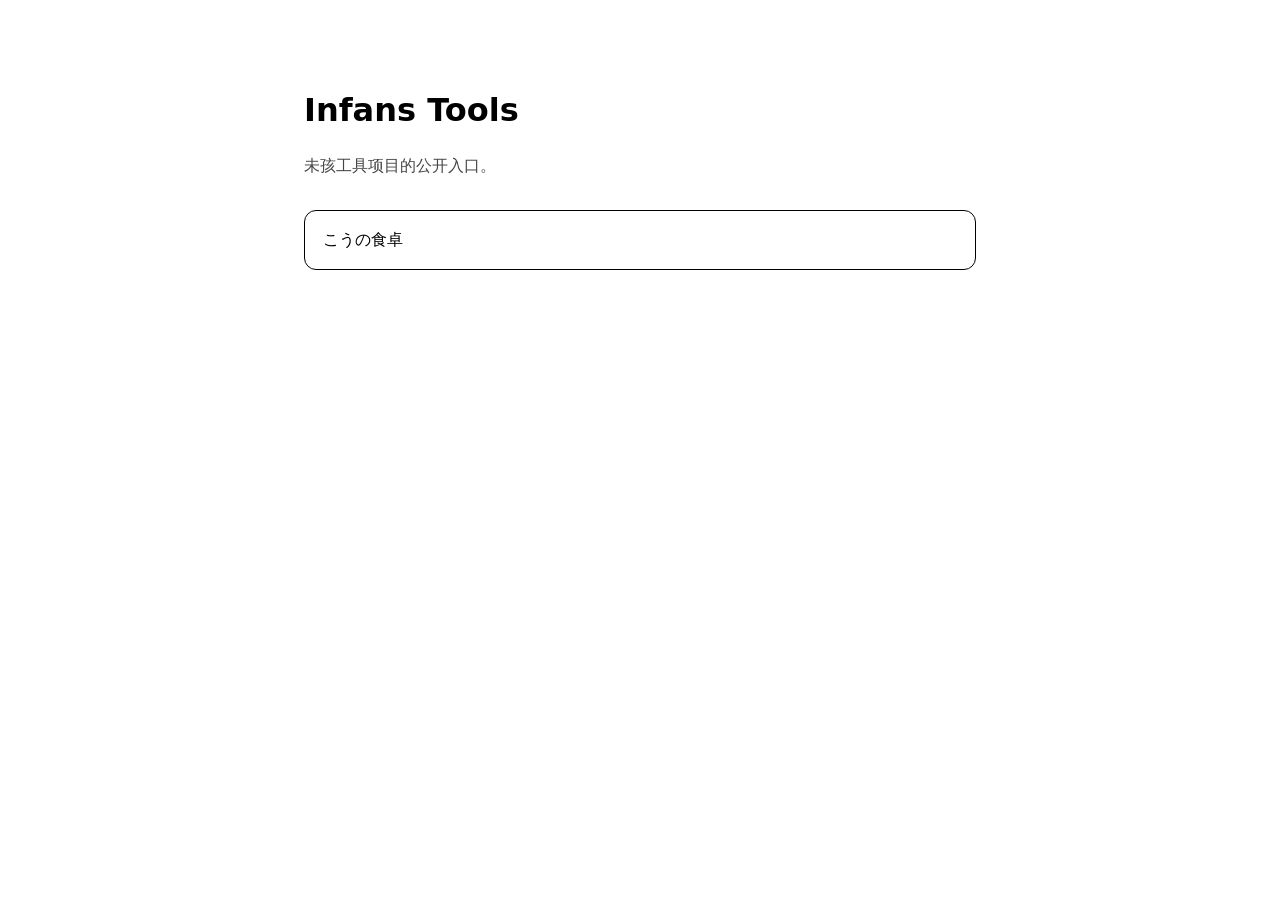
<file: index.html>
<!doctype html>
<html lang="zh-CN">
<head>
  <meta charset="UTF-8">
  <meta name="viewport" content="width=device-width, initial-scale=1.0">
  <title>Infans Tools</title>
  <meta name="description" content="Infans Tools 公开工具入口。">
  <meta name="robots" content="noindex,follow">
  <style>
    :root { color-scheme: light dark; font-family: system-ui, -apple-system, BlinkMacSystemFont, "Segoe UI", sans-serif; }
    body { max-width: 42rem; margin: 0 auto; padding: 4rem 1.5rem; line-height: 1.6; }
    h1 { margin-bottom: .5rem; }
    p { opacity: .72; }
    a { display: block; margin-top: 2rem; padding: 1rem 1.1rem; border: 1px solid currentColor; border-radius: .75rem; color: inherit; text-decoration: none; }
    a:hover { opacity: .72; }
  </style>
</head>
<body>
  <main>
    <h1>Infans Tools</h1>
    <p>未孩工具项目的公开入口。</p>
    <a href="/kouu-table/">こうの食卓</a>
  </main>
</body>
</html>
</file>
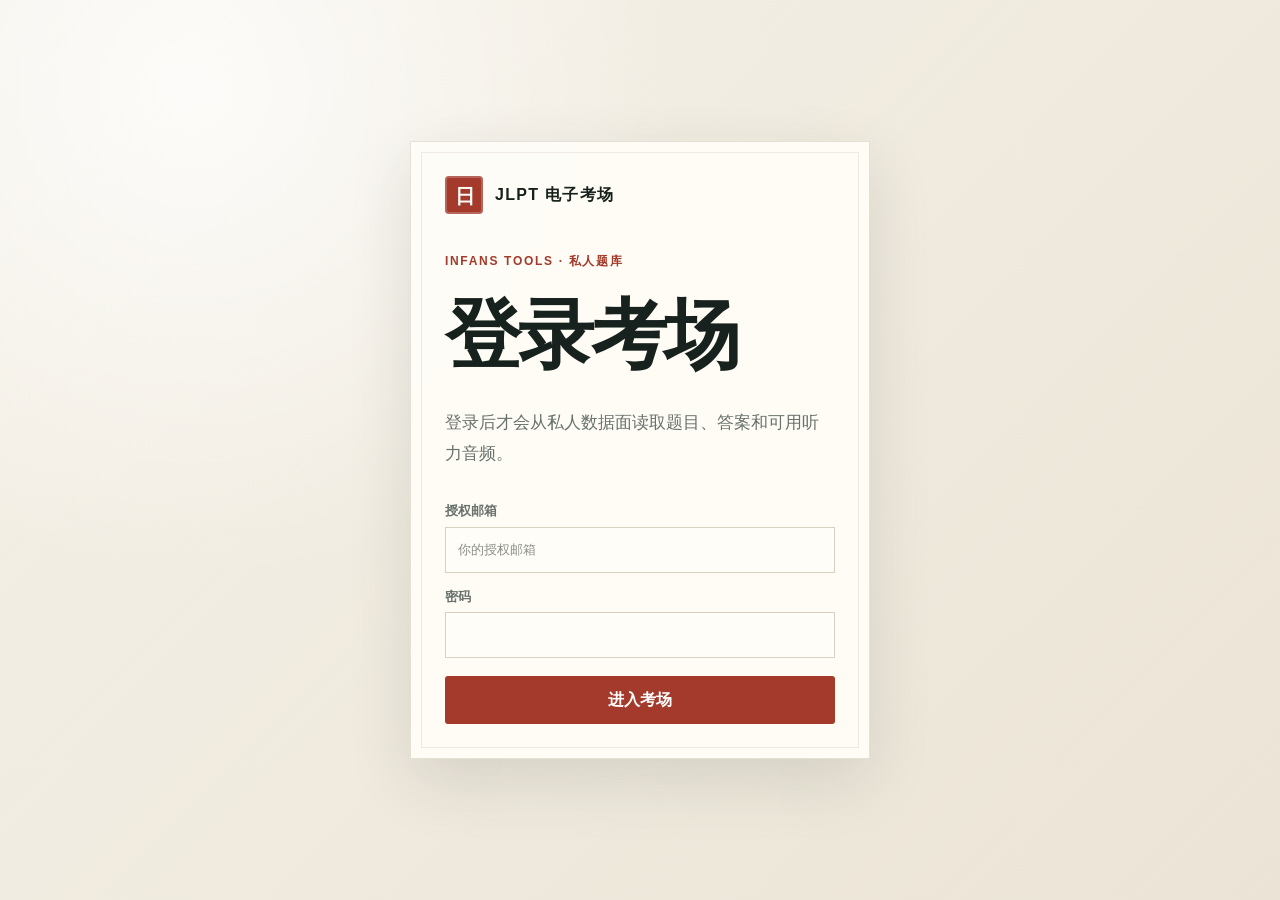
<file: jlpt-exam/index.html>
<!doctype html>
<html lang="zh-CN">
<head>
  <meta charset="UTF-8">
  <meta name="viewport" content="width=device-width, initial-scale=1.0">
  <title>JLPT 电子考场</title>
  <meta name="description" content="Capoo 个人自用 JLPT 正式模拟考。">
  <link rel="canonical" href="https://tools.ifansstudio.com/jlpt-exam/">
  <meta name="robots" content="noindex,nofollow">
  <meta name="referrer" content="no-referrer">
  <meta http-equiv="Content-Security-Policy" content="default-src 'self'; script-src 'self'; style-src 'self'; img-src 'self' data:; font-src 'self'; connect-src 'self' https://*.supabase.co wss://*.supabase.co; media-src 'self' blob: https://*.supabase.co; object-src 'none'; base-uri 'self'; form-action 'self'; upgrade-insecure-requests">

  <meta property="og:type" content="website">
  <meta property="og:title" content="JLPT 电子考场">
  <meta property="og:description" content="Capoo 个人自用 JLPT 正式模拟考。">
  <meta property="og:url" content="https://tools.ifansstudio.com/jlpt-exam/">
  <meta property="og:locale" content="zh_CN">

  <meta name="twitter:card" content="summary">
  <meta name="twitter:title" content="JLPT 电子考场">
  <meta name="twitter:description" content="Capoo 个人自用 JLPT 正式模拟考。">

  <link rel="icon" href="./favicon.svg">
  <meta name="theme-color" content="#16211d">
  <script type="module" crossorigin src="/jlpt-exam/assets/index-DBfn0eN-.js"></script>
  <link rel="stylesheet" crossorigin href="/jlpt-exam/assets/index-0ae8VRg9.css">
</head>
<body>
  <div id="root"></div>
</body>
</html>
</file>
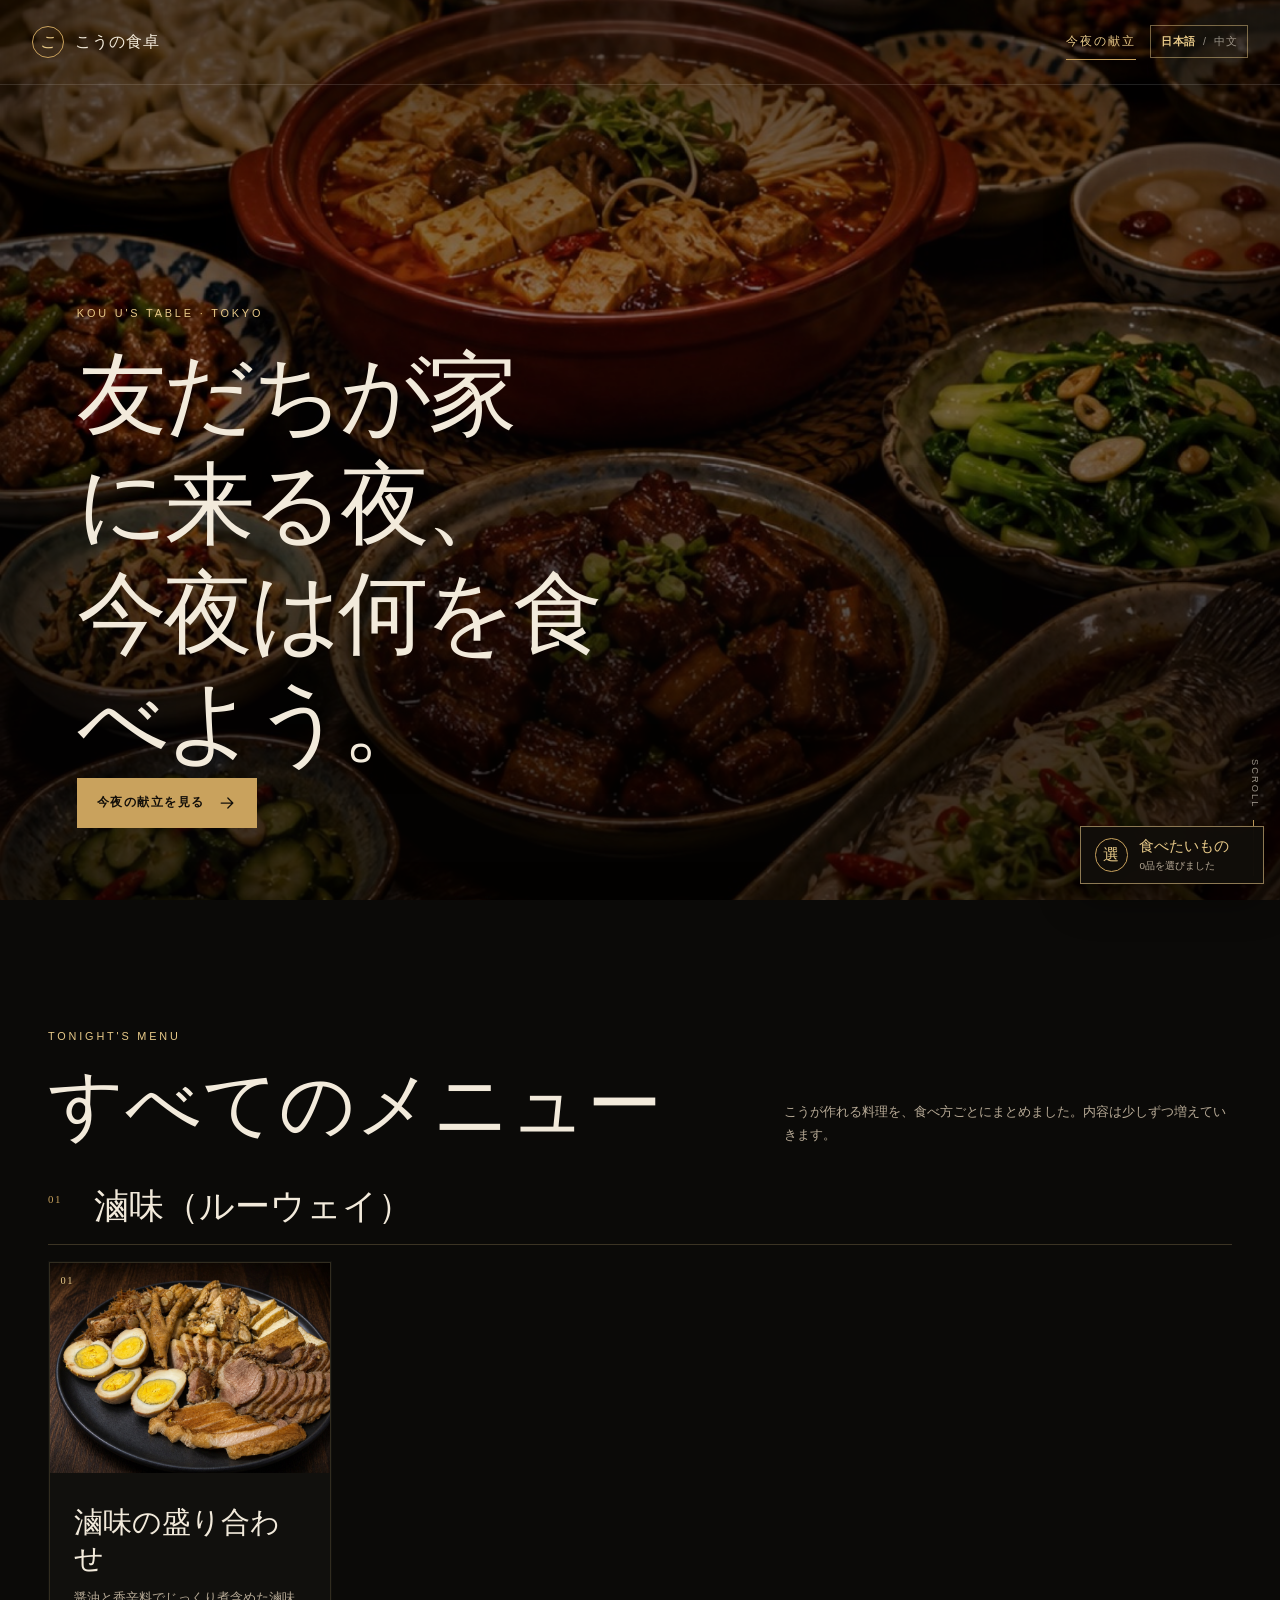
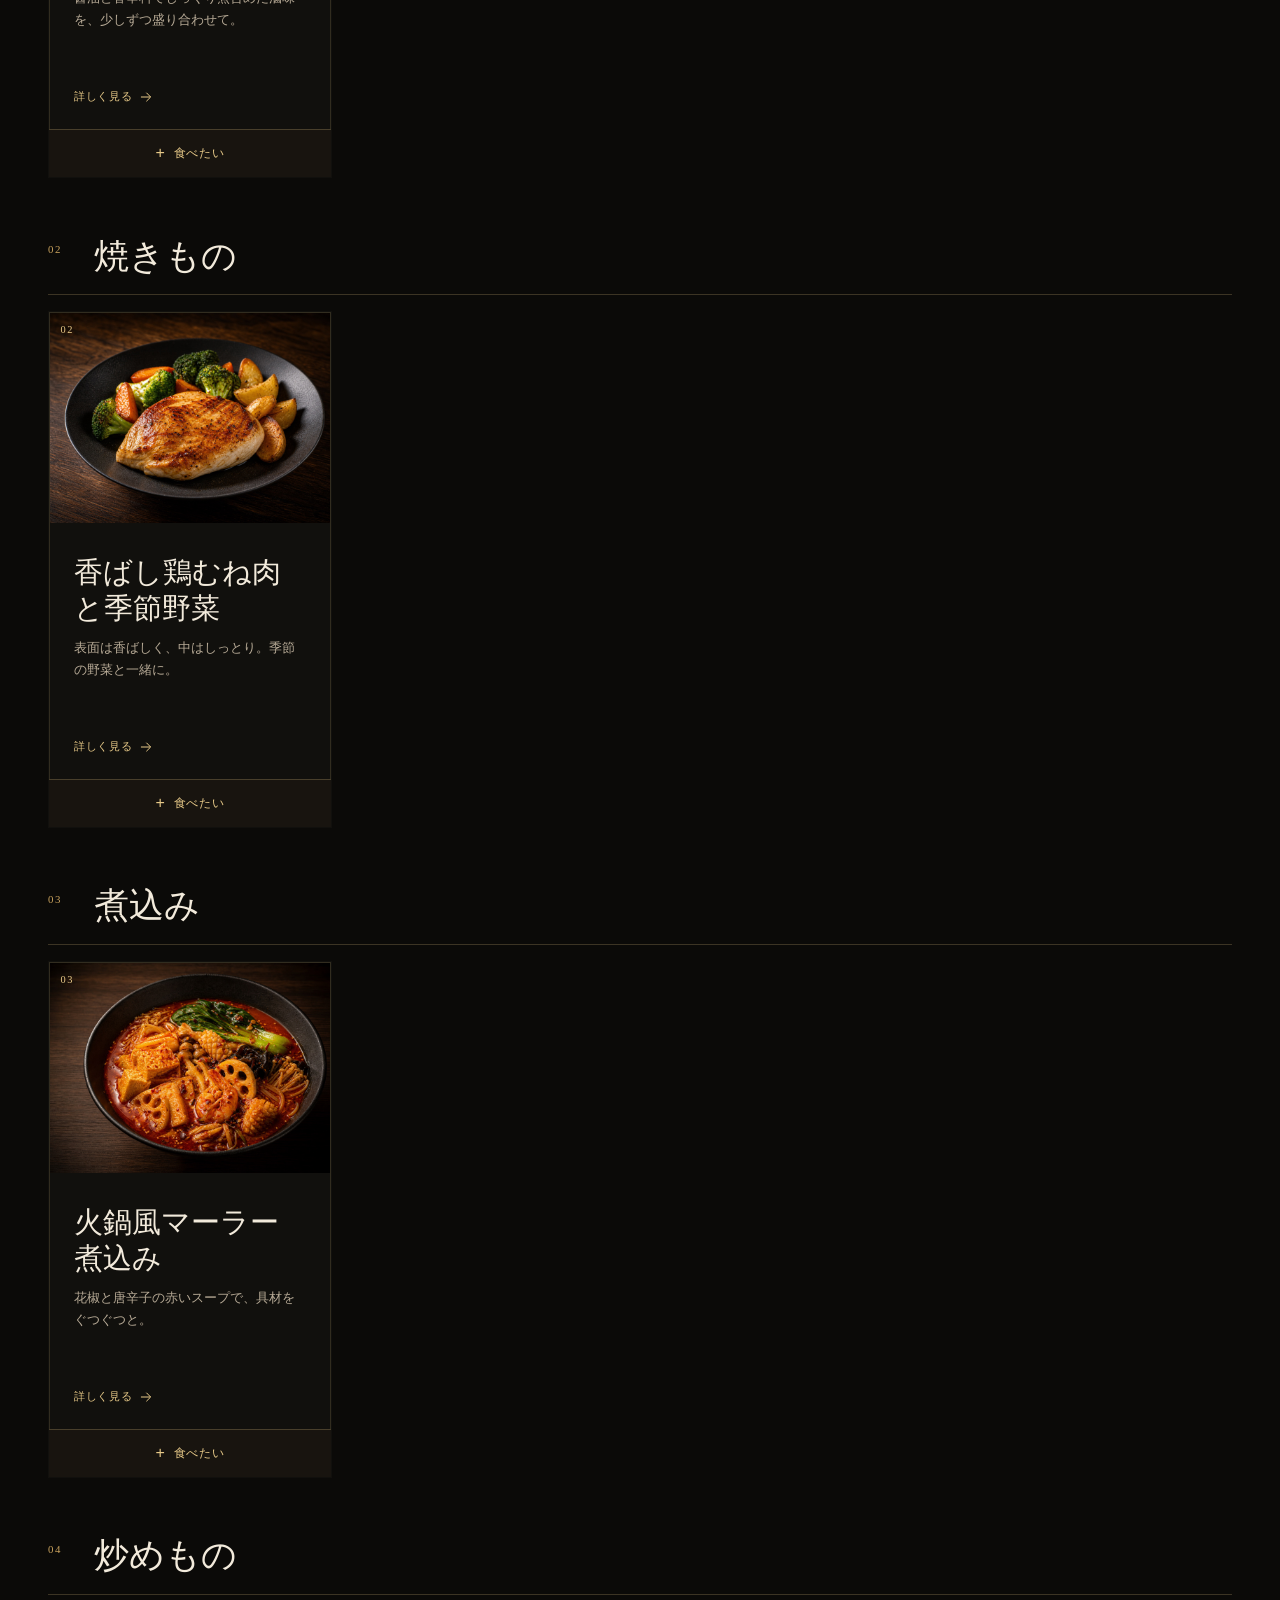
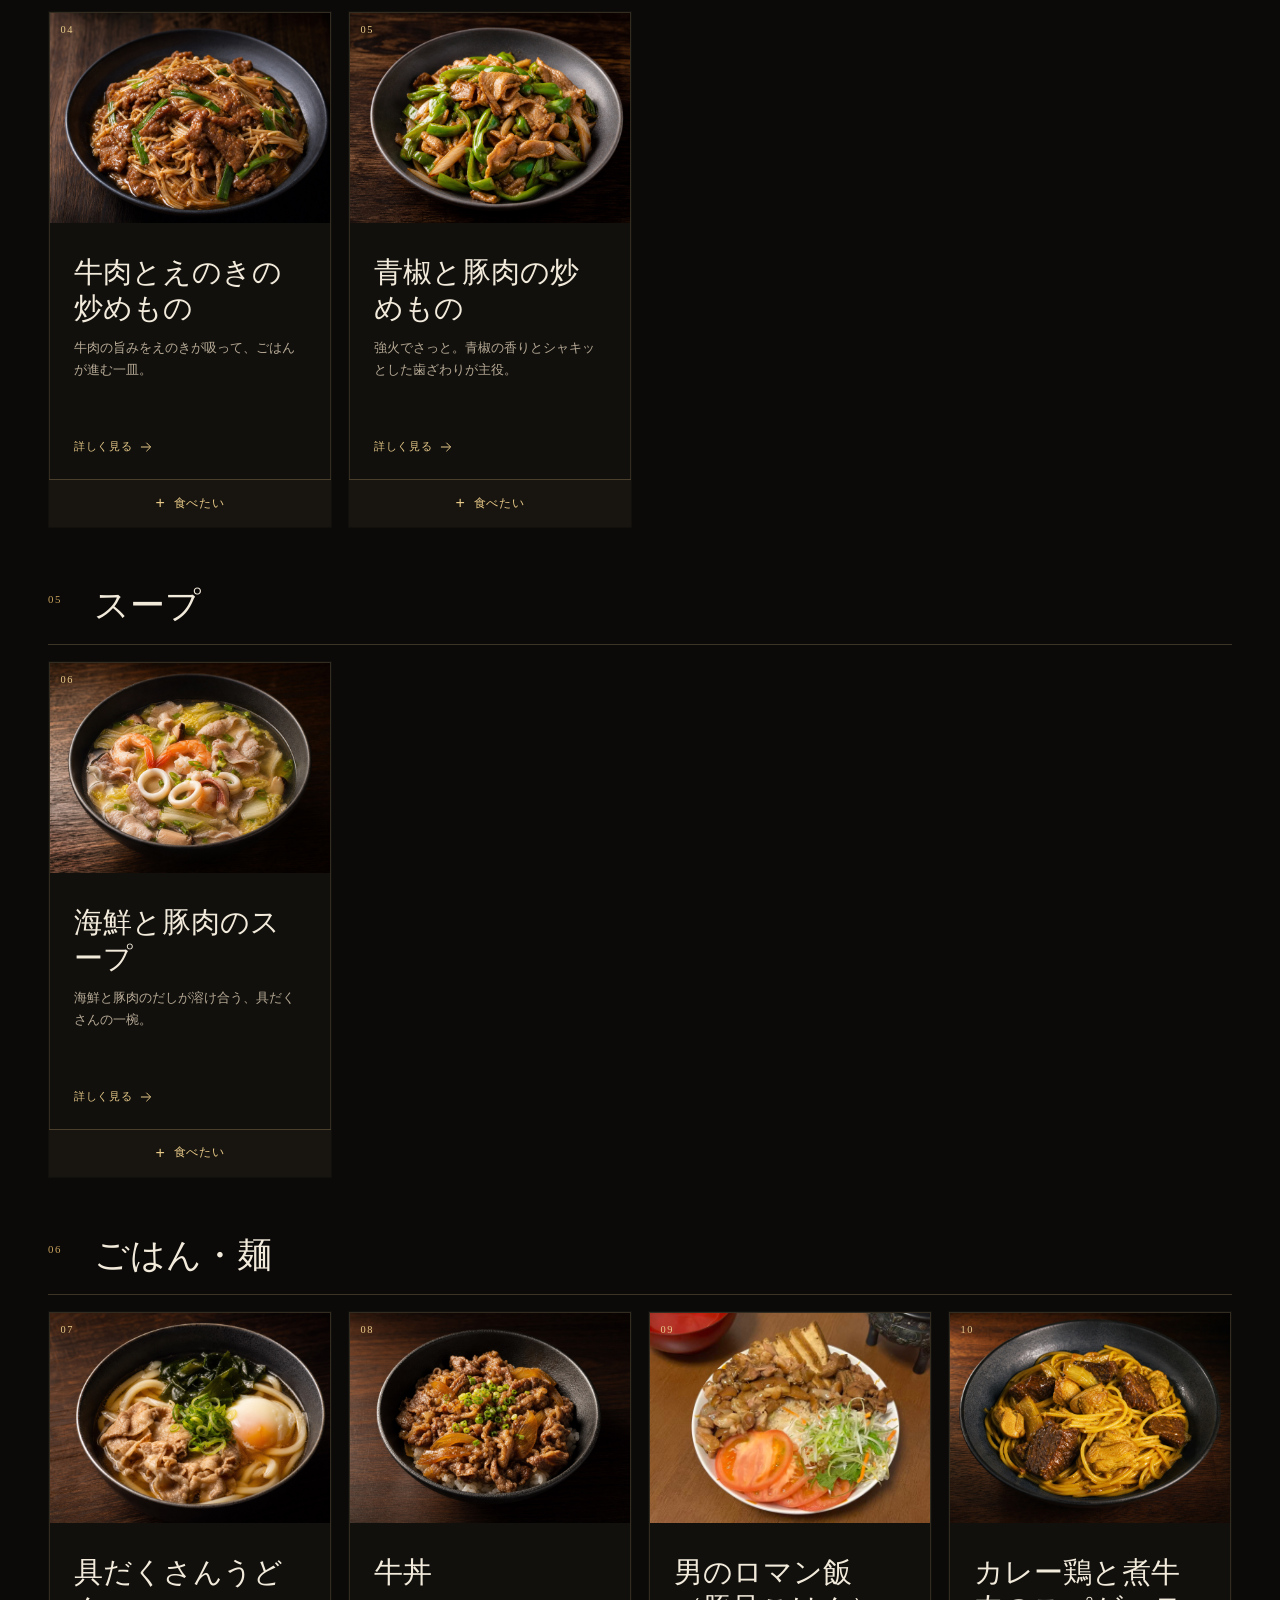
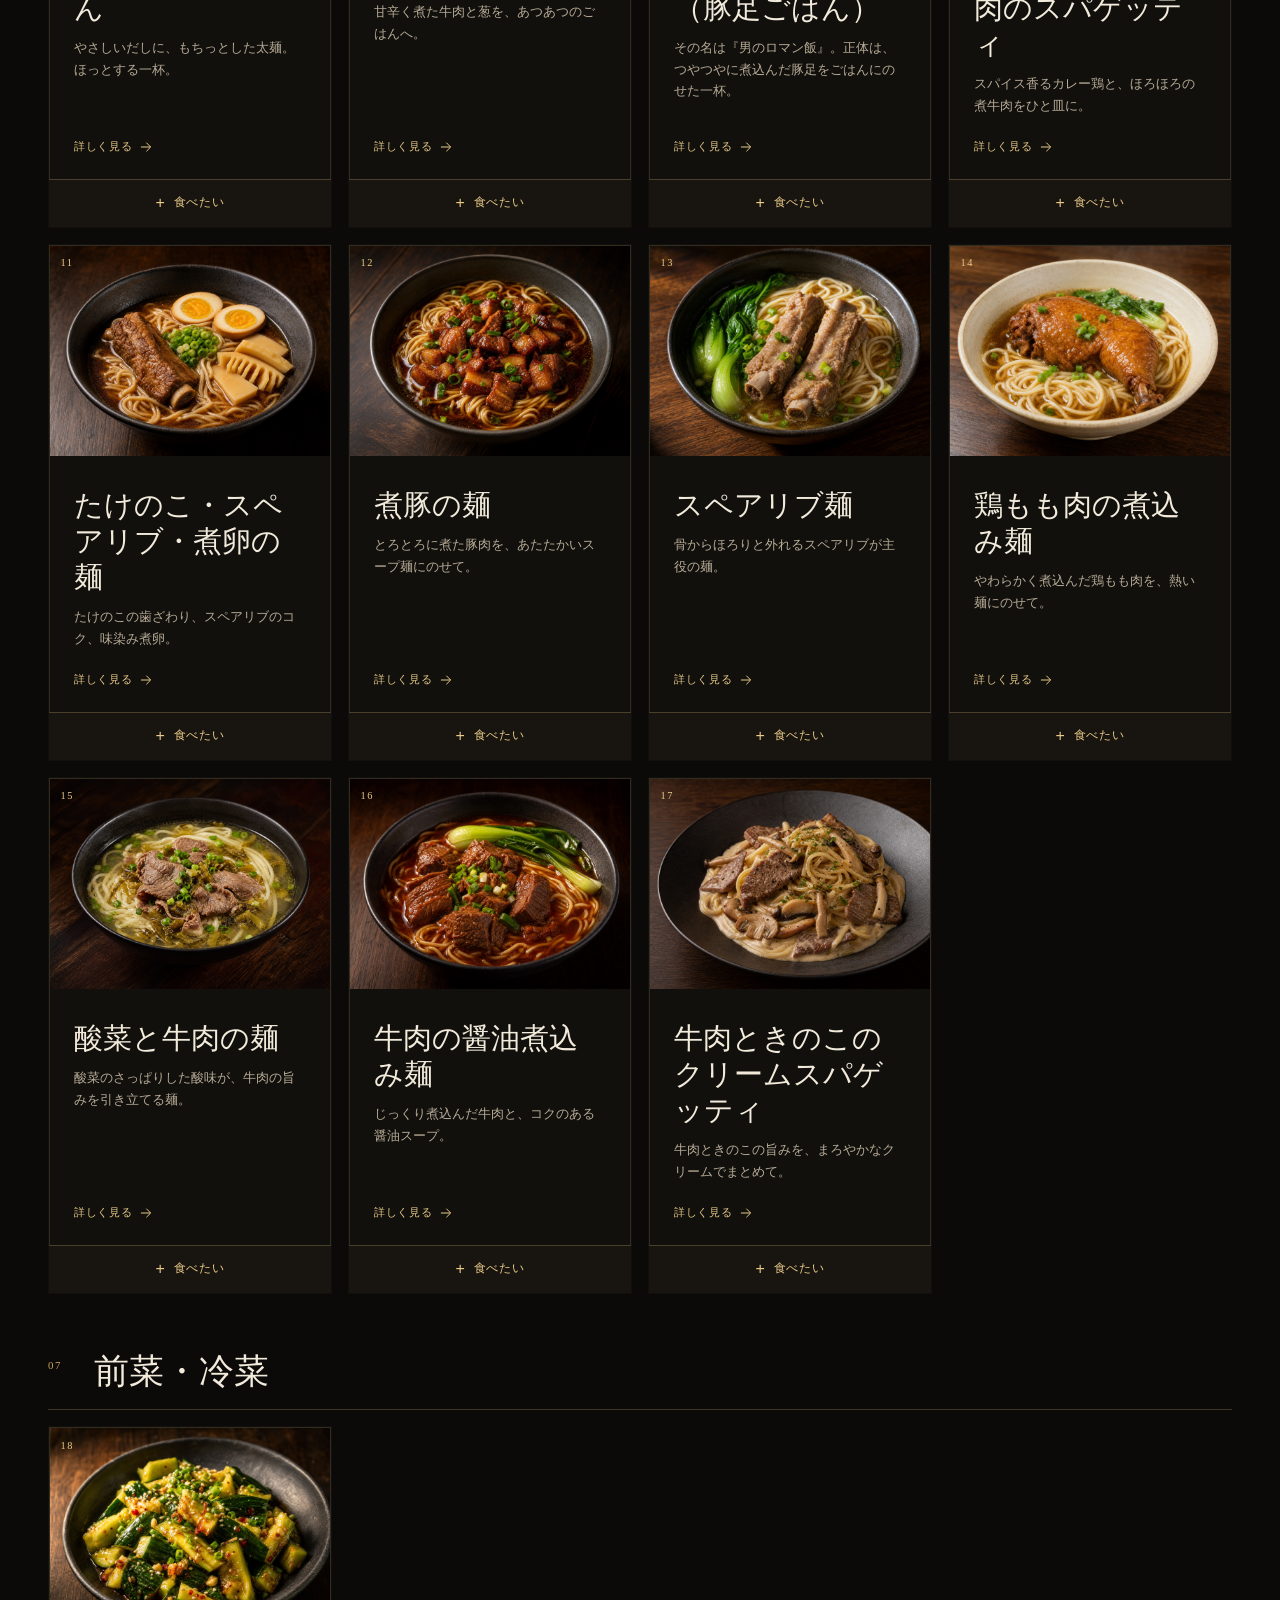
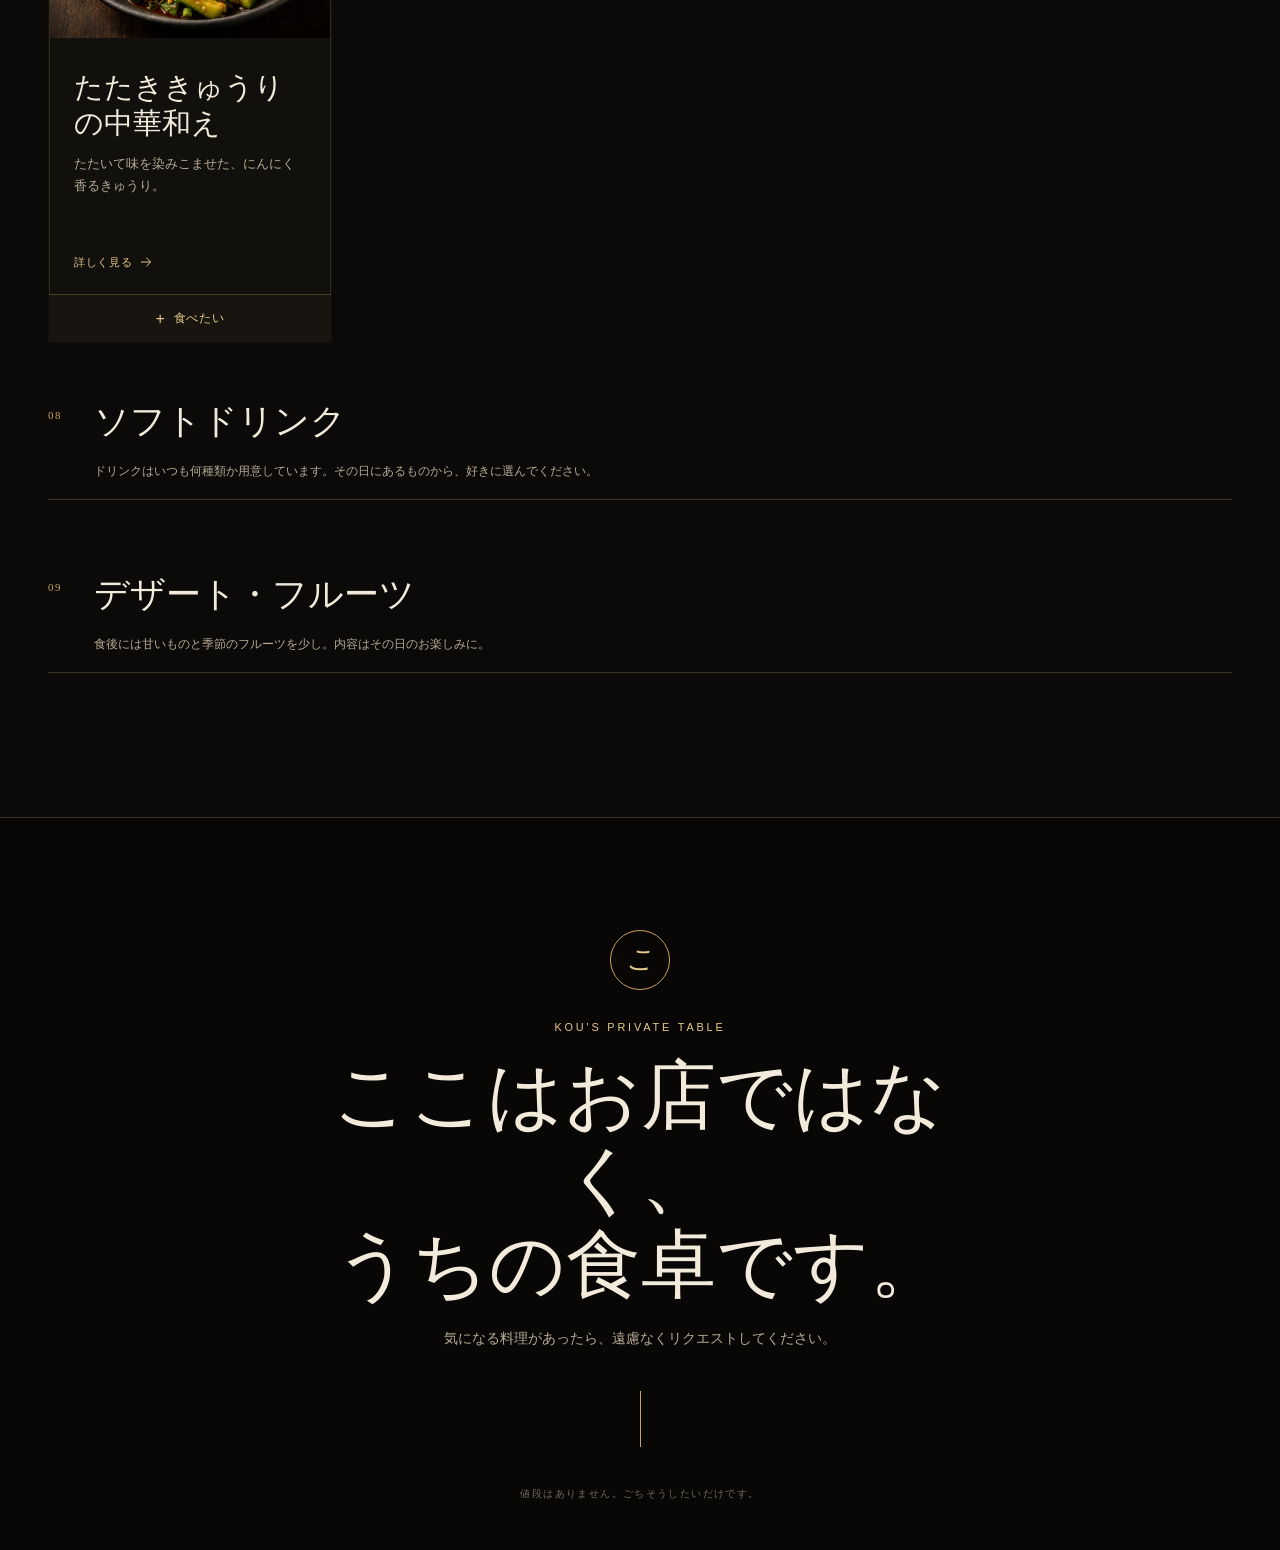
<file: kouu-table/index.html>
<!doctype html>
<html lang="ja">
<head>
  <meta charset="UTF-8">
  <meta name="viewport" content="width=device-width, initial-scale=1.0">
  <title>こうの食卓</title>
  <meta name="description" content="友だちが家に来る夜、今夜は何を食べよう。">
  <link rel="canonical" href="https://tools.ifansstudio.com/kouu-table/">

  <meta property="og:type" content="website">
  <meta property="og:title" content="こうの食卓">
  <meta property="og:description" content="友だちが家に来る夜、今夜は何を食べよう。">
  <meta property="og:url" content="https://tools.ifansstudio.com/kouu-table/">
  <meta property="og:image" content="https://tools.ifansstudio.com/kouu-table/og-menu-1200x630.jpg">
  <meta property="og:image:secure_url" content="https://tools.ifansstudio.com/kouu-table/og-menu-1200x630.jpg">
  <meta property="og:image:type" content="image/jpeg">
  <meta property="og:image:width" content="1200">
  <meta property="og:image:height" content="630">
  <meta property="og:image:alt" content="暖かな食卓に並ぶ家庭料理">
  <meta property="og:locale" content="ja_JP">
  <meta property="og:locale:alternate" content="zh_CN">

  <meta name="twitter:card" content="summary_large_image">
  <meta name="twitter:title" content="こうの食卓">
  <meta name="twitter:description" content="友だちが家に来る夜、今夜は何を食べよう。">
  <meta name="twitter:image" content="https://tools.ifansstudio.com/kouu-table/og-menu-1200x630.jpg">

  <link rel="icon" href="./favicon.svg">
  <meta name="theme-color" content="#0b0a08">
  <script type="module" crossorigin src="/kouu-table/assets/index-CKxIrEtO.js"></script>
  <link rel="stylesheet" crossorigin href="/kouu-table/assets/index-HOc7bQY3.css">
</head>
<body>
  <div id="root"></div>
</body>
</html>
</file>
<file: jlpt-exam/assets/index-0ae8VRg9.css>
/*! tailwindcss v4.2.1 | MIT License | https://tailwindcss.com */
@layer theme{:root,:host{--font-sans:ui-sans-serif, system-ui, sans-serif, "Apple Color Emoji", "Segoe UI Emoji", "Segoe UI Symbol", "Noto Color Emoji";--font-serif:ui-serif, Georgia, Cambria, "Times New Roman", Times, serif;--font-mono:ui-monospace, SFMono-Regular, Menlo, Monaco, Consolas, "Liberation Mono", "Courier New", monospace;--spacing:.25rem;--default-font-family:var(--font-sans);--default-mono-font-family:var(--font-mono)}}@layer base{*,:after,:before,::backdrop{box-sizing:border-box;border:0 solid;margin:0;padding:0}::file-selector-button{box-sizing:border-box;border:0 solid;margin:0;padding:0}html,:host{-webkit-text-size-adjust:100%;tab-size:4;line-height:1.5;font-family:var(--default-font-family,ui-sans-serif, system-ui, sans-serif, "Apple Color Emoji", "Segoe UI Emoji", "Segoe UI Symbol", "Noto Color Emoji");font-feature-settings:var(--default-font-feature-settings,normal);font-variation-settings:var(--default-font-variation-settings,normal);-webkit-tap-highlight-color:transparent}hr{height:0;color:inherit;border-top-width:1px}abbr:where([title]){-webkit-text-decoration:underline dotted;text-decoration:underline dotted}h1,h2,h3,h4,h5,h6{font-size:inherit;font-weight:inherit}a{color:inherit;-webkit-text-decoration:inherit;-webkit-text-decoration:inherit;-webkit-text-decoration:inherit;-webkit-text-decoration:inherit;text-decoration:inherit}b,strong{font-weight:bolder}code,kbd,samp,pre{font-family:var(--default-mono-font-family,ui-monospace, SFMono-Regular, Menlo, Monaco, Consolas, "Liberation Mono", "Courier New", monospace);font-feature-settings:var(--default-mono-font-feature-settings,normal);font-variation-settings:var(--default-mono-font-variation-settings,normal);font-size:1em}small{font-size:80%}sub,sup{vertical-align:baseline;font-size:75%;line-height:0;position:relative}sub{bottom:-.25em}sup{top:-.5em}table{text-indent:0;border-color:inherit;border-collapse:collapse}:-moz-focusring{outline:auto}progress{vertical-align:baseline}summary{display:list-item}ol,ul,menu{list-style:none}img,svg,video,canvas,audio,iframe,embed,object{vertical-align:middle;display:block}img,video{max-width:100%;height:auto}button,input,select,optgroup,textarea{font:inherit;font-feature-settings:inherit;font-variation-settings:inherit;letter-spacing:inherit;color:inherit;opacity:1;background-color:#0000;border-radius:0}::file-selector-button{font:inherit;font-feature-settings:inherit;font-variation-settings:inherit;letter-spacing:inherit;color:inherit;opacity:1;background-color:#0000;border-radius:0}:where(select:is([multiple],[size])) optgroup{font-weight:bolder}:where(select:is([multiple],[size])) optgroup option{padding-inline-start:20px}::file-selector-button{margin-inline-end:4px}::placeholder{opacity:1}@supports (not ((-webkit-appearance:-apple-pay-button))) or (contain-intrinsic-size:1px){::placeholder{color:currentColor}@supports (color:color-mix(in lab, red, red)){::placeholder{color:color-mix(in oklab, currentcolor 50%, transparent)}}}textarea{resize:vertical}::-webkit-search-decoration{-webkit-appearance:none}::-webkit-date-and-time-value{min-height:1lh;text-align:inherit}::-webkit-datetime-edit{display:inline-flex}::-webkit-datetime-edit-fields-wrapper{padding:0}::-webkit-datetime-edit{padding-block:0}::-webkit-datetime-edit-year-field{padding-block:0}::-webkit-datetime-edit-month-field{padding-block:0}::-webkit-datetime-edit-day-field{padding-block:0}::-webkit-datetime-edit-hour-field{padding-block:0}::-webkit-datetime-edit-minute-field{padding-block:0}::-webkit-datetime-edit-second-field{padding-block:0}::-webkit-datetime-edit-millisecond-field{padding-block:0}::-webkit-datetime-edit-meridiem-field{padding-block:0}::-webkit-calendar-picker-indicator{line-height:1}:-moz-ui-invalid{box-shadow:none}button,input:where([type=button],[type=reset],[type=submit]){appearance:button}::file-selector-button{appearance:button}::-webkit-inner-spin-button{height:auto}::-webkit-outer-spin-button{height:auto}[hidden]:where(:not([hidden=until-found])){display:none!important}}@layer components;@layer utilities{.absolute{position:absolute}.fixed{position:fixed}.start{inset-inline-start:var(--spacing)}.end{inset-inline-end:var(--spacing)}.table{display:table}.underline{text-decoration-line:underline}}:root{--ink:#17211d;--muted:#68716c;--paper:#fffdf7;--canvas:#eee9dc;--line:#d8d1c2;--accent:#a33a2b;--accent-dark:#7d291f;--green:#2f6250;--shadow:0 22px 60px #222a251f;--font-sans:"Hiragino Sans", "Yu Gothic", "Noto Sans CJK JP", sans-serif;--font-serif:"Yu Mincho", "Hiragino Mincho ProN", "Noto Serif CJK JP", serif}*{box-sizing:border-box}html{background:var(--canvas);min-width:320px}body{min-height:100vh;color:var(--ink);font-family:var(--font-sans);background:radial-gradient(circle at 15% 10%,#ffffffc7,#0000 31rem),linear-gradient(135deg,#f5f1e8 0%,#ebe4d6 100%);margin:0}button{font:inherit}button:focus-visible{outline-offset:3px;outline:3px solid #a33a2b57}button:disabled{cursor:not-allowed;opacity:.45}.intro-shell,.result-shell{place-items:center;min-height:100vh;padding:32px 20px;display:grid}.intro-shell{padding:12px}.intro-card,.result-card{width:min(780px,100%);box-shadow:var(--shadow);background:#fffdf7f0;border:1px solid #7d67502e;padding:clamp(28px,6vw,64px);position:relative}.intro-card{width:min(900px,100%);padding:clamp(24px,3vw,34px)}.intro-card:before,.result-card:before{content:"";pointer-events:none;border:1px solid #7d67501f;position:absolute;inset:10px}.brand-row{letter-spacing:.08em;align-items:center;gap:12px;font-weight:750;display:flex}.brand-row-spread{justify-content:space-between;gap:16px}.session-chip{color:var(--muted);letter-spacing:0;align-items:center;gap:10px;font-size:13px;font-weight:600;display:inline-flex}.session-chip-result{margin-bottom:12px}.ghost-button{appearance:none;border:1px solid var(--line);color:var(--ink);cursor:pointer;background:0 0;border-radius:4px;padding:4px 10px;font-size:12px;font-weight:700}.ghost-button:hover{border-color:var(--accent);color:var(--accent)}.login-card{width:min(460px,100%)}.login-card h1{font-family:var(--font-serif), serif;letter-spacing:-.04em;margin:0;font-size:clamp(34px,8vw,52px)}.login-lead{margin:12px 0 24px}.login-form{gap:14px;display:grid}.login-field{color:var(--muted);gap:6px;font-size:13px;font-weight:700;display:grid}.login-field input{border:1px solid var(--line);width:100%;min-height:46px;color:var(--ink);font:inherit;background:#fffdf7;padding:10px 12px;font-weight:500}.login-field input:focus{outline-offset:1px;border-color:#c9b8a2;outline:3px solid #a33a2b47}.login-error{color:var(--accent);margin:0;font-size:14px;font-weight:700}.login-form .primary-button{width:100%;min-height:46px;margin-top:4px}.brand-mark,.mini-mark{box-sizing:border-box;letter-spacing:0;color:var(--paper);background:var(--accent);line-height:1;font-family:var(--font-serif), serif;flex:none;justify-content:center;align-items:center;padding:2px 0 0 1.5px;font-weight:700;display:inline-flex}.brand-mark{border-radius:4px;width:38px;height:38px;font-size:20px;box-shadow:inset 0 0 0 2px #ffffff38}.mini-mark{border-radius:3px;width:32px;height:32px;font-size:16px}.eyebrow{color:var(--accent);letter-spacing:.14em;text-transform:uppercase;margin:38px 0 8px;font-size:12px;font-weight:800}.intro-card h1{font-family:var(--font-serif), serif;letter-spacing:-.04em;margin:0;font-size:clamp(40px,9vw,76px);font-weight:700}.intro-lead{max-width:520px;color:var(--muted);margin:16px 0 32px;font-size:17px;line-height:1.8}.exam-ticket,.result-stats{border-top:1px solid var(--line);border-bottom:1px solid var(--line);grid-template-columns:repeat(4,1fr);display:grid}.exam-ticket>div,.result-stats>div{border-right:1px solid var(--line);padding:18px 10px}.exam-ticket>div:last-child,.result-stats>div:last-child{border-right:0}.exam-ticket span,.exam-ticket strong,.result-stats span,.result-stats strong{display:block}.exam-ticket span,.result-stats span{color:var(--muted);letter-spacing:.08em;font-size:11px}.exam-ticket strong,.result-stats strong{margin-top:7px;font-size:15px}.notice-box{border-left:4px solid var(--green);background:#f4efe5;margin:28px 0;padding:20px 22px}.notice-box strong{font-family:var(--font-serif), serif}.notice-box ul{color:var(--muted);margin:10px 0 0;padding-left:18px;font-size:14px;line-height:1.9}.privacy-note,.score-caveat{color:var(--muted);font-size:12px;line-height:1.6}.privacy-note{text-align:center;margin:14px 0 0}.timeline-preview{grid-template-columns:1fr 28px 1fr 28px 1fr;align-items:center;margin:28px 0;display:grid}.timeline-preview>div{border:1px solid var(--line);background:#faf7ef;min-height:72px;padding:12px}.timeline-preview>div.is-active{background:#edf3ef;border-color:#b9c9c1}.timeline-preview span,.timeline-preview strong,.timeline-preview small{display:block}.timeline-preview span{color:var(--accent);font-size:10px;font-weight:800}.timeline-preview strong{margin-top:4px;font-size:12px}.timeline-preview small{color:var(--muted);margin-top:4px;font-size:10px}.timeline-preview>i{background:var(--line);height:1px}.primary-button,.secondary-button,.pause-button,.submit-button{cursor:pointer;border:0;border-radius:3px;padding:12px 18px;font-weight:750;transition:transform .16s,background .16s,border-color .16s}.primary-button{color:#fff;background:var(--accent)}.primary-button:hover:not(:disabled),.submit-button:hover:not(:disabled){background:var(--accent-dark);transform:translateY(-1px)}.secondary-button,.pause-button{color:var(--ink);border:1px solid var(--line);background:0 0}.secondary-button:hover:not(:disabled),.pause-button:hover:not(:disabled){background:#f3eee3;border-color:#bcb3a3}.submit-button{color:#fff;background:var(--ink)}.start-button{width:100%;min-height:54px;font-size:16px}.intro-heading{justify-content:space-between;align-items:end;gap:28px;margin-top:18px;display:flex}.intro-heading .eyebrow{margin:0 0 5px}.intro-heading h1{font-size:clamp(38px,6vw,58px)}.intro-heading .intro-lead{max-width:310px;margin:0 0 5px;font-size:14px;line-height:1.65}.mode-grid{grid-template-columns:1fr 1fr;gap:14px;margin:20px 0 14px;display:grid}.mode-card{border:1px solid var(--line);background:#faf7ef;flex-direction:column;gap:14px;min-width:0;padding:20px;display:flex}.mode-card-full{background:#edf3ef;border-color:#b9c9c1}.mode-copy>span{color:var(--accent);letter-spacing:.13em;font-size:10px;font-weight:800}.mode-copy h2{font-family:var(--font-serif), serif;margin:5px 0 4px;font-size:24px}.mode-copy p{color:var(--muted);margin:0;font-size:12px;line-height:1.5}.sitting-field{grid-template-columns:auto minmax(0,1fr);align-items:center;gap:10px;display:grid}.sitting-field>span{color:var(--muted);font-size:11px}.sitting-field select{width:100%;min-width:0;color:var(--ink);background:var(--paper);border:1px solid var(--line);border-radius:3px;padding:9px 10px}.exam-picker{gap:10px;display:grid}.exam-picker-row{gap:6px;display:grid}.exam-picker-row>span,.exam-picker-row>label{color:var(--muted);letter-spacing:.08em;font-size:11px}.exam-level-tabs,.exam-sitting-select{border:1px solid var(--line);background:var(--paper);width:100%;min-height:42px;color:var(--ink);box-sizing:border-box}.exam-level-tabs{display:flex}.exam-level-tabs button{border:0;border-right:1px solid var(--line);min-height:40px;color:var(--muted);cursor:pointer;font-family:var(--font-serif), serif;letter-spacing:.06em;background:0 0;flex:1;font-size:16px;font-weight:700}.exam-level-tabs button:last-child{border-right:0}.exam-level-tabs button:hover{color:var(--ink);background:#f6f1e6}.exam-level-tabs button.is-active{color:var(--paper);background:var(--green)}.exam-sitting-select{appearance:none;font-family:var(--font-serif), serif;letter-spacing:.04em;background-image:linear-gradient(45deg, transparent 50%, var(--muted) 50%), linear-gradient(135deg, var(--muted) 50%, transparent 50%);background-position:calc(100% - 18px) 18px,calc(100% - 12px) 18px;background-repeat:no-repeat;background-size:6px 6px,6px 6px;border-radius:0;padding:0 36px 0 14px;font-size:16px;font-weight:700}.exam-sitting-select:hover{background-color:#f6f1e6}.exam-sitting-select:focus{outline-offset:1px;outline:3px solid #a33a2b47}.mode-facts{flex-wrap:wrap;gap:6px;display:flex}.mode-facts span{color:var(--green);background:#2f625014;padding:7px 9px;font-size:11px;font-weight:750}.mode-facts-equal{grid-template-columns:1fr 1fr;gap:8px;display:grid}.mode-facts-equal>span{text-align:center;gap:2px;min-width:0;padding:10px 12px;display:grid}.mode-facts-equal i{color:var(--muted);letter-spacing:.08em;font-size:10px;font-style:normal;font-weight:700}.mode-facts-equal b{color:var(--green);font-size:15px;font-weight:800}.mode-button{width:100%;min-height:46px;margin-top:auto}.mode-card-solo{flex-direction:column;gap:14px;margin:18px 0 12px;display:flex}.mode-card-solo .sitting-field-solo{grid-template-columns:1fr;gap:6px}.mode-card-solo .mode-button-solo{width:100%;min-height:52px;margin-top:2px;font-size:16px}.meining-quick{margin-top:10px}.compact-notice{border-left:3px solid var(--green);color:var(--muted);background:#f4efe5;align-items:center;gap:12px;padding:11px 14px;font-size:11px;line-height:1.5;display:flex}.compact-notice strong{color:var(--ink);font-family:var(--font-serif), serif;flex:none}.compact-notice span+span{border-left:1px solid var(--line);padding-left:12px}.exam-header{z-index:20;height:calc(73px + env(safe-area-inset-top,0px));padding:env(safe-area-inset-top,0px) 28px 0;color:#fff;background:#16211d;grid-template-columns:minmax(0,1fr) auto;align-items:center;gap:12px;display:grid;position:fixed;inset:0 0 auto;box-shadow:0 8px 30px #17211d26}.exam-shell{min-height:100vh;padding-top:calc(73px + env(safe-area-inset-top,0px))}.exam-identity{align-items:center;gap:12px;min-width:0;display:flex}.exam-identity strong,.exam-identity span{display:block}.exam-identity strong{font-size:14px}.exam-identity div span{color:#abb9b2;margin-top:2px;font-size:11px}.header-controls{justify-self:end;align-items:center;gap:10px;display:flex}.timer{text-align:center;border-left:1px solid #34443d;border-right:1px solid #34443d;padding:6px 18px}.timer span,.timer strong{display:block}.timer span{color:#abb9b2;letter-spacing:.08em;font-size:10px}.timer strong{font-variant-numeric:tabular-nums;letter-spacing:.04em;margin-top:1px;font-size:21px}.timer.is-urgent strong{color:#f19889}.exam-header .pause-button{color:#e8ecea;border-color:#46554f;min-width:72px}.exam-header .pause-button:hover:not(:disabled){background:#293731;border-color:#6b7e75}.exam-header .submit-button{min-width:88px}.test-mode-badge{z-index:30;color:#fff;background:#a33a2b;border-radius:2px;padding:5px 9px;font-size:10px;font-weight:800;position:fixed;top:78px;left:12px}.exam-layout{grid-template-columns:minmax(0,1fr) 350px;min-height:calc(100vh - 73px);display:grid}.paper-panel{padding:clamp(24px,4vw,54px)}.paper-heading{justify-content:space-between;align-items:end;width:min(840px,100%);margin:0 auto 18px;display:flex}.paper-heading div span,.paper-heading div strong{display:block}.paper-heading div span{color:var(--accent);letter-spacing:.12em;font-size:12px;font-weight:800}.paper-heading div strong{font-family:var(--font-serif), serif;margin-top:4px;font-size:22px}.question-position{color:var(--muted);font-variant-numeric:tabular-nums;font-size:13px}.question-card{background:var(--paper);border:1px solid #735f492e;width:min(840px,100%);min-height:520px;margin:0 auto;padding:clamp(26px,5vw,58px);box-shadow:0 16px 44px #3e352a1a}.instruction{border-bottom:1px solid var(--line);color:var(--muted);font-family:var(--font-serif), serif;margin:0 0 42px;padding-bottom:18px;font-size:14px;line-height:1.8}.question-card u{text-underline-offset:6px;text-decoration-thickness:2px}.question-stem-row{font-family:var(--font-serif);grid-template-columns:4.75rem minmax(0,1fr);gap:14px;margin:0 0 34px;font-size:18px;line-height:1.75;display:grid}.question-stem-row>span{color:var(--accent);font-family:var(--font-sans);white-space:nowrap;word-break:keep-all;overflow-wrap:normal;padding-top:7px;font-size:14px;font-weight:800}.markdown-block>:first-child{margin-top:0}.markdown-block>:last-child{margin-bottom:0}.markdown-block p{margin:0 0 1em}.markdown-block blockquote{border-left:3px solid var(--green);background:#f2eee4;margin:18px 0;padding:12px 16px}.markdown-block blockquote p{margin:.35em 0}.reading-material{border:1px solid var(--line);max-height:48vh;font-family:var(--font-serif);background:#faf8f1;margin:-10px 0 36px;padding:24px;font-size:17px;line-height:1.9;overflow:auto}.reading-material h4{margin:24px 0 10px;font-size:17px}.reading-material table{border-collapse:collapse;width:100%;font-family:var(--font-sans);font-size:13px;line-height:1.55}.reading-material th,.reading-material td{text-align:left;vertical-align:top;border:1px solid #bbb4a7;padding:8px}.reading-material th{background:#ece7db}.star-question{display:inline}.star-slots{vertical-align:middle;gap:8px;margin:0 8px;display:inline-flex}.star-slots i{border-bottom:2px solid var(--ink);width:46px;height:24px;color:var(--accent);font-family:var(--font-sans);text-align:center;font-size:15px;font-style:normal;line-height:16px;display:inline-block;position:relative}.choice-list{grid-template-columns:1fr 1fr;gap:13px;padding-left:calc(4.75rem + 14px);display:grid}.choice-list.is-reading{grid-template-columns:1fr;padding-left:calc(4.75rem + 14px)}.choice{min-height:62px;color:var(--ink);text-align:left;border:1px solid var(--line);cursor:pointer;background:#fff;border-radius:3px;align-items:center;gap:16px;padding:11px 16px;display:flex}.choice>span{border:1px solid #aaa394;border-radius:50%;flex:0 0 30px;place-items:center;width:30px;height:30px;font-weight:700;display:grid}.choice strong{font-family:var(--font-serif), serif;font-size:17px;font-weight:600}.choice-text{-webkit-user-select:text;user-select:text}.choice:hover{background:#faf8f2;border-color:#8e978f}.choice.is-selected{color:#fff;background:var(--green);border-color:var(--green)}.choice.is-selected>span{background:#ffffff1f;border-color:#fff}.mark-word-bar{border-top:1px dashed var(--line);gap:10px;margin-top:16px;padding-top:14px;display:grid}.mark-word-actions{flex-wrap:wrap;align-items:center;gap:10px 14px;display:flex}.mark-word-button{min-width:108px}.mark-word-help{color:var(--muted);font-size:13px;line-height:1.4}.mark-word-hint{color:var(--green);margin:0;font-size:13px}.marked-word-chips{flex-wrap:wrap;gap:8px;display:flex}.marked-word-chip{color:var(--ink);background:#f7f3ea;border:1px solid #c9c2b4;border-radius:999px;align-items:center;gap:6px;padding:6px 10px;font-size:13px;display:inline-flex}.marked-word-chip em{color:var(--muted);font-size:12px;font-style:normal}.marked-word-chip.is-removable{cursor:pointer}.marked-word-chip.is-removable span{opacity:.55}.marked-words-result{border:1px solid var(--line);background:#faf8f2;border-radius:8px;gap:8px;margin:12px 0 4px;padding:12px 14px;display:grid}.marked-words-result>strong{letter-spacing:.02em;font-size:13px}.question-card .markdown-block,.question-card .star-question,.question-card .instruction,.question-card .reading-material{-webkit-user-select:text;user-select:text}.question-nav{grid-template-columns:auto 1fr auto;align-items:center;gap:20px;width:min(840px,100%);margin:18px auto 0;display:grid}.question-nav>span{color:var(--muted);text-align:center;font-size:11px}.sheet-panel{top:calc(73px + env(safe-area-inset-top,0px));height:calc(100vh - 73px - env(safe-area-inset-top,0px));background:#fffdf7c2;border-left:1px solid #d4cdbf;padding:28px 24px;position:sticky;overflow:auto}.sheet-heading{border-bottom:2px solid var(--ink);justify-content:space-between;align-items:end;padding-bottom:18px;display:flex}.sheet-heading p{color:var(--accent);letter-spacing:.14em;margin:0;font-size:11px;font-weight:800}.sheet-heading h2{font-family:var(--font-serif), serif;margin:4px 0 0;font-size:22px}.sheet-heading>span{color:var(--muted);font-size:12px}.answer-grid{margin-top:17px}.answer-row{border-bottom:1px solid var(--line);grid-template-columns:4.75rem repeat(4,1fr);align-items:center;gap:9px;min-height:48px;display:grid}.answer-row.is-current{box-shadow:inset 3px 0 0 var(--accent);background:#efeadd}.question-jump,.answer-dot{cursor:pointer;background:0 0;border:0;place-items:center;display:grid}.question-jump{min-width:4.75rem;height:100%;color:var(--ink);white-space:nowrap;word-break:keep-all;overflow-wrap:normal;padding:0 2px;font-size:12px;font-weight:800}.answer-dot{color:#696d69;border:1px solid #aaa394;border-radius:50%;justify-self:center;width:30px;height:30px;font-size:12px}.answer-dot:hover{border-color:var(--green)}.answer-dot.is-selected{color:#fff;background:var(--green);border-color:var(--green);box-shadow:inset 0 0 0 3px var(--green), inset 0 0 0 5px white;font-size:0}.sheet-legend{color:var(--muted);gap:18px;margin-top:18px;font-size:10px;display:flex}.sheet-legend span{align-items:center;gap:6px;display:flex}.sheet-legend i{background:var(--green);border-radius:50%;width:10px;height:10px}.sheet-legend span:last-child i{background:var(--accent);border-radius:0}.sheet-submit{width:100%;margin-top:26px}.mobile-dock{display:none}.audio-status{background:#eaf1ed;border:1px solid #bfd0c7;width:min(840px,100%);margin:0 auto 20px;padding:16px 18px}.audio-status>div:first-child{align-items:center;gap:10px;display:flex}.audio-status strong{font-size:13px}.audio-status.is-blocked{background:#f7e9e6;border-color:#dbafa7}.audio-status .primary-button{margin-top:12px;padding:9px 14px}.audio-pulse{background:var(--green);border-radius:50%;width:9px;height:9px;box-shadow:0 0 0 5px #2f62501f}.is-blocked .audio-pulse{background:var(--accent);box-shadow:0 0 0 5px #a33a2b1f}.audio-progress{background:#2f625024;height:4px;margin-top:13px;overflow:hidden}.audio-progress i{background:var(--green);height:100%;display:block}.pause-overlay{z-index:100;-webkit-backdrop-filter:blur(8px);backdrop-filter:blur(8px);background:#0f1814d1;place-items:center;padding:20px;display:grid;position:fixed;inset:0}.pause-card{text-align:center;background:var(--paper);width:min(430px,100%);box-shadow:var(--shadow);padding:40px}.pause-card .eyebrow{margin-top:18px}.pause-card h2{font-family:var(--font-serif), serif;margin:0;font-size:30px}.pause-card>strong{color:var(--accent);font-variant-numeric:tabular-nums;margin:18px 0 8px;font-size:42px;display:block}.pause-card p:not(.eyebrow){color:var(--muted);font-size:13px;line-height:1.7}.pause-card .primary-button{width:100%;margin-top:12px}.pause-symbol{border:1px solid var(--line);width:48px;height:48px;color:var(--green);border-radius:50%;place-items:center;font-weight:900;display:inline-grid}.result-card{text-align:center}.result-card .eyebrow{margin-top:0}.result-card h1{font-family:var(--font-serif), serif;margin:8px 0 0;font-size:76px}.result-card h1 span{color:#9a9e9a;font-size:30px}.result-percent{color:var(--green);margin:-6px 0 18px;font-weight:800}.result-stats{text-align:left;grid-template-columns:repeat(3,1fr)}.result-stats em{color:var(--green);margin-top:6px;font-size:12px;font-style:normal;font-weight:750;display:block}.result-stats-jlpt{grid-template-columns:repeat(3,1fr)}.result-stats-jlpt>div{text-align:center;padding:14px 8px}.result-stats-jlpt span{letter-spacing:.04em}.result-stats-jlpt strong{margin-top:4px;font-size:18px}.result-stats-jlpt em{margin-top:4px;font-size:11px}.result-stats-quick{grid-template-columns:1fr}.result-meta-line{color:var(--muted);margin:14px 0 0;font-size:13px}.review-list{text-align:left;border-top:1px solid var(--line);margin:18px 0 0}.review-row{border-bottom:1px solid var(--line);grid-template-columns:42px 1fr auto;align-items:center;gap:10px;min-height:44px;font-size:13px;display:grid}.review-number{font-weight:800}.review-row.is-correct strong{color:var(--green)}.review-row.is-wrong strong{color:var(--accent)}.result-actions{grid-template-columns:1fr 1fr;gap:12px;margin:18px 0 8px;display:grid}.result-card-wide{width:min(860px,100%)}.review-list-compact{border-left:1px solid var(--line);grid-template-columns:1fr 1fr;max-height:min(42vh,340px);display:grid;overflow:auto}.review-list-compact .review-row{border-right:1px solid var(--line);padding:0 12px}@media (width<=900px){.exam-shell{padding-top:56px;padding-bottom:64px}.exam-header{grid-template-columns:minmax(0,1fr) auto;gap:8px;height:56px;padding:0 10px}.exam-identity{gap:8px}.exam-identity .mini-mark{width:26px;height:26px;font-size:14px}.exam-identity strong{white-space:nowrap;text-overflow:ellipsis;font-size:12px;overflow:hidden}.exam-identity div span{display:none}.header-controls{gap:6px}.exam-header .pause-button,.exam-header .submit-button{min-width:0;min-height:36px;padding:0 10px;font-size:12px;font-weight:750}.timer{border-color:#34443d;padding:2px 10px}.timer span{font-size:9px}.timer strong{font-size:18px}.exam-layout{min-height:calc(100vh - 120px);display:block}.paper-panel{padding:14px 12px 24px}.sheet-panel{border:0;height:auto;min-height:calc(100vh - 120px);padding:18px 14px;display:none;position:static}.exam-shell[data-mobile-panel=sheet] .paper-panel{display:none}.exam-shell[data-mobile-panel=sheet] .sheet-panel{display:block}.mobile-dock{z-index:25;height:64px;padding:8px 10px calc(8px + env(safe-area-inset-bottom,0px));-webkit-backdrop-filter:blur(10px);backdrop-filter:blur(10px);background:#16211df5;grid-template-columns:72px minmax(0,1fr) 72px;align-items:center;gap:8px;display:grid;position:fixed;inset:auto 0 0}.mobile-dock .dock-nav,.mobile-dock .dock-sheet{cursor:pointer;border:0;border-radius:4px;height:44px;font-weight:750}.mobile-dock .dock-nav{color:#e8ecea;background:#2a3832;font-size:13px}.mobile-dock .dock-nav:disabled{opacity:.35}.mobile-dock .dock-next{background:var(--accent);color:#fff}.mobile-dock .dock-sheet{color:var(--ink);background:var(--paper);font-size:14px}.mobile-dock .dock-sheet.is-open{color:#fff;background:var(--green)}.paper-heading{margin-bottom:8px}.paper-heading div strong{font-size:16px}.question-position{font-size:12px}.question-card{min-height:auto;padding:18px 14px}.instruction{margin-bottom:18px;font-size:13px}.question-stem-row{grid-template-columns:4.25rem 1fr;gap:8px;margin-bottom:18px;font-size:17px;line-height:1.7}.question-stem-row>span{white-space:nowrap;padding-top:4px;font-size:12px}.choice-list{grid-template-columns:1fr;gap:8px;padding-left:0}.choice-list.is-reading{padding-left:0}.choice{gap:12px;min-height:48px;padding:10px 12px}.choice>span{flex-basis:26px;width:26px;height:26px;font-size:13px}.choice strong{font-size:17px}.question-nav{display:none}.answer-row{min-height:48px}.answer-dot{width:32px;height:32px}.reading-material{max-height:none;margin:0 0 18px;padding:14px;font-size:17px;line-height:1.85}.reading-material h4{font-size:17px}.reading-material table{font-size:13px}.star-slots{margin:12px 0;display:flex}.star-slots i{flex:1;width:auto}.review-list-compact{grid-template-columns:1fr}.sheet-heading h2{font-size:18px}.test-mode-badge{top:62px}}@media (width<=700px){.intro-heading{margin-top:14px;display:block}.intro-heading h1{font-size:40px}.intro-heading .intro-lead{max-width:none;margin-top:4px}.mode-grid{grid-template-columns:1fr;gap:8px;margin:14px 0 10px}.mode-card{grid-template-columns:minmax(0,1fr) auto;align-items:end;gap:10px 12px;min-height:0;padding:14px 16px;display:grid}.mode-copy{grid-column:1/-1}.mode-copy h2{font-size:21px}.mode-card .mode-button{width:auto;min-width:145px;min-height:42px}.mode-card-solo,.mode-card-solo.mode-card{flex-direction:column;align-items:stretch;gap:12px;padding:16px;display:flex}.mode-card-solo .mode-copy{grid-column:auto}.mode-card-solo .mode-button,.mode-card-solo .mode-button-solo{width:100%;min-width:0;min-height:52px;padding:14px 16px;font-size:16px}.compact-notice{flex-wrap:wrap;align-items:flex-start;gap:4px 9px}.compact-notice strong{width:100%}.compact-notice span+span{padding-left:9px}}@media (width<=560px){.exam-identity{max-width:88px}.exam-header .pause-button,.exam-header .submit-button{padding:0 8px;font-size:11px}.timer{padding:2px 8px}.timer strong{font-size:17px}.mobile-dock{padding:8px 8px calc(8px + env(safe-area-inset-bottom,0px));grid-template-columns:64px minmax(0,1fr) 64px;gap:6px}.mobile-dock .dock-nav{font-size:12px}.mobile-dock .dock-sheet{font-size:13px}.intro-shell,.result-shell{align-items:stretch;padding:0}.intro-card{border:0;min-height:100svh;padding:18px}.result-card{border:0;min-height:100vh;padding:30px 22px}.intro-card:before,.result-card:before{display:none}.result-card .eyebrow{margin-top:30px}.intro-card h1{font-size:36px}.intro-card .intro-lead{margin:3px 0 0;font-size:13px}.mode-card:not(.mode-card-solo){grid-template-columns:minmax(0,1fr) 132px;padding:12px 13px}.mode-card:not(.mode-card-solo) .mode-button{min-width:132px;padding:9px 8px;font-size:12px}.sitting-field{gap:6px}.mode-card-solo .sitting-field-solo>span{display:block}.compact-notice{padding:9px 11px}.privacy-note{margin-top:8px}.timeline-preview{grid-template-columns:1fr;gap:7px}.timeline-preview>i{width:1px;height:9px;margin-left:24px}.exam-ticket{grid-template-columns:1fr 1fr}.exam-ticket>div:nth-child(2){border-right:0}.exam-ticket>div:nth-child(-n+2){border-bottom:1px solid var(--line)}.notice-box{margin:22px 0}.result-card h1{font-size:52px}.result-percent{margin-bottom:14px}.result-actions{grid-template-columns:1fr}.result-stats-jlpt{grid-template-columns:repeat(3,1fr);gap:0}.result-stats-jlpt>div{border-right:1px solid var(--line);border-bottom:0;padding:10px 4px}.result-stats-jlpt>div:last-child{border-right:0}.result-stats-jlpt span{font-size:10px}.result-stats-jlpt strong{font-size:16px}.result-stats-jlpt em{font-size:10px}}@media (height<=700px){.intro-card{padding-top:16px;padding-bottom:16px}.brand-mark{width:32px;height:32px;font-size:18px}.intro-heading,.mode-grid{margin-top:10px}.mode-card{gap:8px;padding-top:11px;padding-bottom:11px}.compact-notice{padding-top:7px;padding-bottom:7px}}@media (prefers-reduced-motion:reduce){*,:before,:after{scroll-behavior:auto!important;transition-duration:.001ms!important}}
</file>
<file: kouu-table/assets/index-HOc7bQY3.css>
/*! tailwindcss v4.2.1 | MIT License | https://tailwindcss.com */
@layer theme{:root,:host{--font-sans:ui-sans-serif, system-ui, sans-serif, "Apple Color Emoji", "Segoe UI Emoji", "Segoe UI Symbol", "Noto Color Emoji";--font-mono:ui-monospace, SFMono-Regular, Menlo, Monaco, Consolas, "Liberation Mono", "Courier New", monospace;--spacing:.25rem;--default-font-family:var(--font-sans);--default-mono-font-family:var(--font-mono)}}@layer base{*,:after,:before,::backdrop{box-sizing:border-box;border:0 solid;margin:0;padding:0}::file-selector-button{box-sizing:border-box;border:0 solid;margin:0;padding:0}html,:host{-webkit-text-size-adjust:100%;tab-size:4;line-height:1.5;font-family:var(--default-font-family,ui-sans-serif, system-ui, sans-serif, "Apple Color Emoji", "Segoe UI Emoji", "Segoe UI Symbol", "Noto Color Emoji");font-feature-settings:var(--default-font-feature-settings,normal);font-variation-settings:var(--default-font-variation-settings,normal);-webkit-tap-highlight-color:transparent}hr{height:0;color:inherit;border-top-width:1px}abbr:where([title]){-webkit-text-decoration:underline dotted;text-decoration:underline dotted}h1,h2,h3,h4,h5,h6{font-size:inherit;font-weight:inherit}a{color:inherit;-webkit-text-decoration:inherit;-webkit-text-decoration:inherit;-webkit-text-decoration:inherit;-webkit-text-decoration:inherit;text-decoration:inherit}b,strong{font-weight:bolder}code,kbd,samp,pre{font-family:var(--default-mono-font-family,ui-monospace, SFMono-Regular, Menlo, Monaco, Consolas, "Liberation Mono", "Courier New", monospace);font-feature-settings:var(--default-mono-font-feature-settings,normal);font-variation-settings:var(--default-mono-font-variation-settings,normal);font-size:1em}small{font-size:80%}sub,sup{vertical-align:baseline;font-size:75%;line-height:0;position:relative}sub{bottom:-.25em}sup{top:-.5em}table{text-indent:0;border-color:inherit;border-collapse:collapse}:-moz-focusring{outline:auto}progress{vertical-align:baseline}summary{display:list-item}ol,ul,menu{list-style:none}img,svg,video,canvas,audio,iframe,embed,object{vertical-align:middle;display:block}img,video{max-width:100%;height:auto}button,input,select,optgroup,textarea{font:inherit;font-feature-settings:inherit;font-variation-settings:inherit;letter-spacing:inherit;color:inherit;opacity:1;background-color:#0000;border-radius:0}::file-selector-button{font:inherit;font-feature-settings:inherit;font-variation-settings:inherit;letter-spacing:inherit;color:inherit;opacity:1;background-color:#0000;border-radius:0}:where(select:is([multiple],[size])) optgroup{font-weight:bolder}:where(select:is([multiple],[size])) optgroup option{padding-inline-start:20px}::file-selector-button{margin-inline-end:4px}::placeholder{opacity:1}@supports (not ((-webkit-appearance:-apple-pay-button))) or (contain-intrinsic-size:1px){::placeholder{color:currentColor}@supports (color:color-mix(in lab, red, red)){::placeholder{color:color-mix(in oklab, currentcolor 50%, transparent)}}}textarea{resize:vertical}::-webkit-search-decoration{-webkit-appearance:none}::-webkit-date-and-time-value{min-height:1lh;text-align:inherit}::-webkit-datetime-edit{display:inline-flex}::-webkit-datetime-edit-fields-wrapper{padding:0}::-webkit-datetime-edit{padding-block:0}::-webkit-datetime-edit-year-field{padding-block:0}::-webkit-datetime-edit-month-field{padding-block:0}::-webkit-datetime-edit-day-field{padding-block:0}::-webkit-datetime-edit-hour-field{padding-block:0}::-webkit-datetime-edit-minute-field{padding-block:0}::-webkit-datetime-edit-second-field{padding-block:0}::-webkit-datetime-edit-millisecond-field{padding-block:0}::-webkit-datetime-edit-meridiem-field{padding-block:0}::-webkit-calendar-picker-indicator{line-height:1}:-moz-ui-invalid{box-shadow:none}button,input:where([type=button],[type=reset],[type=submit]){appearance:button}::file-selector-button{appearance:button}::-webkit-inner-spin-button{height:auto}::-webkit-outer-spin-button{height:auto}[hidden]:where(:not([hidden=until-found])){display:none!important}}@layer components;@layer utilities{.visible{visibility:visible}.relative{position:relative}.static{position:static}.start{inset-inline-start:var(--spacing)}.container{width:100%}@media (width>=40rem){.container{max-width:40rem}}@media (width>=48rem){.container{max-width:48rem}}@media (width>=64rem){.container{max-width:64rem}}@media (width>=80rem){.container{max-width:80rem}}@media (width>=96rem){.container{max-width:96rem}}.hidden{display:none}}:root{--ink:#0b0a08;--ink-soft:#12100d;--paper:#f2eadb;--muted:#b7aa96;--gold:#c9a25d;--gold-light:#e7c988;--line:#e7c98838;--serif:"Hiragino Mincho ProN", "Yu Mincho", "Noto Serif CJK JP", "Songti SC", serif;--sans:-apple-system, BlinkMacSystemFont, "Hiragino Kaku Gothic ProN", "Yu Gothic", "PingFang SC", sans-serif;--sans-zh:"Microsoft YaHei", "PingFang SC", "Hiragino Sans GB", "Noto Sans CJK SC", sans-serif}[lang=zh-CN]{font-family:var(--sans-zh)}*{box-sizing:border-box}html{scroll-behavior:smooth;background:var(--ink)}body{background:var(--ink);color:var(--paper);font-family:var(--sans);-webkit-font-smoothing:antialiased;margin:0}main[data-language=zh]{--serif:"Songti SC", "STSong", "Noto Serif CJK SC", "Source Han Serif SC", "SimSun", serif;--sans:"PingFang SC", "Hiragino Sans GB", "Microsoft YaHei", "Noto Sans CJK SC", sans-serif;font-family:var(--sans)}main[data-language=zh] .hero h1,main[data-language=zh] .section-intro h2,main[data-language=zh] .menu-heading h2,main[data-language=zh] .footer h2,main[data-language=zh] .dish-modal h2,main[data-language=zh] .category-heading h3,main[data-language=zh] .dish-name,main[data-language=zh] .recommendation-copy strong,main[data-language=zh] .order-dialog h2{letter-spacing:0;font-variant-east-asian:proportional-width}button,a{-webkit-tap-highlight-color:transparent}button{font:inherit}a{color:inherit;text-decoration:none}img{max-width:100%;display:block}:focus-visible{outline:2px solid var(--gold-light);outline-offset:4px}.hero{background:#120e0a;align-items:flex-end;min-height:100svh;display:flex;position:relative;overflow:hidden}.hero-image{object-fit:cover;object-position:59% center;width:100%;height:100%;animation:1.2s cubic-bezier(.22,.8,.28,1) both hero-settle;position:absolute;inset:0}.hero-shade{background:#0504037a;position:absolute;inset:0;box-shadow:inset 0 -38vh 22vh #05040385,inset 0 10rem 10rem #05040357}.site-header{z-index:3;border-bottom:1px solid #ffffff21;justify-content:space-between;align-items:center;padding:1.25rem 1.1rem;display:flex;position:absolute;top:0;left:0;right:0}.header-actions{align-items:center;gap:.9rem;display:flex}.brand{font-family:var(--serif);letter-spacing:.06em;align-items:center;gap:.68rem;font-size:1rem;display:inline-flex}.brand-copy{flex-direction:column;gap:.08rem;display:flex}.brand-copy b{font-weight:400;line-height:1.2}.brand-copy small,.header-link small{color:#f2eadb8f;font-family:var(--sans);letter-spacing:.04em;font-size:.5rem;font-weight:400}.brand-mark,.footer-mark{border:1px solid var(--gold);color:var(--gold-light);place-items:center;font-family:Times New Roman,serif;font-style:italic;line-height:1;display:grid}.brand-mark{border-radius:50%;width:2rem;height:2rem}.header-link{color:var(--gold-light);letter-spacing:.16em;border-bottom:1px solid var(--gold);padding:.55rem 0;font-size:.72rem}.language-switcher{color:#f2eadb94;font-family:var(--sans);letter-spacing:.04em;white-space:nowrap;border:1px solid #e7c9887a;align-items:center;gap:.3rem;padding:.25rem .45rem;font-size:.66rem;display:inline-flex}.language-switcher button{color:inherit;cursor:pointer;background:0 0;border:0;padding:.22rem .18rem}.language-switcher button.is-active{color:var(--gold-light);font-weight:650}.language-switcher button:not(.is-active):hover{color:var(--paper)}.hero-copy{z-index:2;width:min(44rem,100%);padding:8rem 1.25rem 6.5rem;animation:.9s cubic-bezier(.22,.8,.28,1) .2s both copy-rise;position:relative}.eyebrow{color:var(--gold-light);letter-spacing:.26em;margin:0 0 1.1rem;font-size:.68rem;line-height:1.6}.hero h1,.section-intro h2,.menu-heading h2,.footer h2,.dish-modal h2{font-family:var(--serif);margin:0;font-weight:400}.hero h1{letter-spacing:-.04em;text-wrap:balance;max-width:12em;font-size:clamp(2.55rem,11.2vw,5.6rem);line-height:1.22}.hero-translation,.heading-translation{color:#f2eadb70;font-family:var(--sans-zh);letter-spacing:.04em;margin:.75rem 0 0;font-size:.8rem}.bilingual-description span,.footer-note span,.privacy-note span,.detail-translation{color:#b7aa9670;margin-top:.42rem;font-size:.76em;display:block}.primary-link{background:var(--gold);color:#130f09;letter-spacing:.12em;border:1px solid var(--gold);align-items:center;gap:.75rem;min-height:3.15rem;padding:0 1.2rem;font-size:.78rem;font-weight:650;transition:background-color .25s,color .25s;display:inline-flex}.primary-link>span{flex-direction:column;gap:.1rem;display:flex}.primary-link small,.image-action small{letter-spacing:.05em;opacity:.7;font-size:.62rem;font-weight:500}.primary-link:hover{color:var(--gold-light);background:0 0}.scroll-cue{z-index:2;color:#f2eadb9e;letter-spacing:.22em;writing-mode:vertical-rl;align-items:center;gap:.75rem;font-size:.58rem;display:flex;position:absolute;bottom:1.5rem;right:1.2rem}.scroll-cue i{background:var(--gold);width:1px;height:3.5rem;display:block}.signature,.menu-section{padding:5.5rem 1.1rem}.signature{background:var(--ink-soft)}.section-intro{text-align:center;max-width:45rem;margin:0 auto 2.25rem}.section-intro h2,.menu-heading h2,.footer h2,.dish-modal h2{font-size:clamp(2.35rem,10vw,4.7rem);line-height:1.12}.section-intro .bilingual-description{max-width:34rem;color:var(--muted);margin:1.25rem auto 0;font-size:.9rem;line-height:1.85}.recommendation-grid{gap:1rem;max-width:76rem;margin:0 auto;display:grid}.signature-card-shell,.dish-card-shell{background:#11100d;border:1px solid #0000;flex-direction:column;min-width:0;transition:border-color .25s,box-shadow .25s;display:flex;position:relative}.signature-card-shell[data-selected=true],.dish-card-shell[data-selected=true]{border-color:#e7c988b8;box-shadow:inset 0 0 0 1px #e7c98824}.signature-visual{width:100%;max-width:76rem;color:var(--paper);cursor:pointer;background:#17130f;border:0;margin:0 auto;padding:0;display:block;position:relative;overflow:hidden}.signature-visual img{aspect-ratio:4/3;object-fit:cover;width:100%;transition:transform .6s cubic-bezier(.22,.8,.28,1)}.signature-visual:hover img{transform:scale(1.025)}.recommendation-copy{border-left:1px solid var(--gold);text-align:left;background:#0a0806e0;flex-direction:column;align-items:flex-start;max-width:calc(100% - 8.5rem);padding:.85rem 1rem;display:flex;position:absolute;bottom:1rem;left:1rem}.recommendation-copy strong{font-family:var(--serif);font-size:clamp(1.15rem,4vw,2rem);font-weight:400;line-height:1.35}.recommendation-copy>span:last-child{color:#f2eadb99;margin-top:.18rem;font-size:.72rem}.recommendation-label{color:var(--gold-light);letter-spacing:.12em;margin-bottom:.35rem;font-size:.58rem}.recommendation-label small{color:#e7c9889e;font-size:.9em}.image-action{border:1px solid var(--gold);min-height:2.75rem;color:var(--gold-light);letter-spacing:.1em;background:#0a0806e0;align-items:center;gap:.6rem;padding:0 1rem;font-size:.7rem;display:inline-flex;position:absolute;bottom:.75rem;right:.75rem}.menu-section{background:var(--ink)}.menu-heading{flex-direction:column;gap:1.25rem;max-width:76rem;margin:0 auto 2.4rem;display:flex}.menu-heading>.bilingual-description{max-width:28rem;color:var(--muted);margin:0;font-size:.82rem;line-height:1.75}.menu-groups{gap:3.6rem;max-width:76rem;margin:0 auto;display:grid}.menu-category{scroll-margin-top:1rem}.category-heading{border-bottom:1px solid var(--line);grid-template-columns:2.2rem 1fr;align-items:start;gap:.65rem;margin-bottom:1rem;padding:0 0 1.05rem;display:grid}.category-index{color:var(--gold);letter-spacing:.14em;margin:.35rem 0 0;font-family:Times New Roman,serif;font-size:.68rem}.category-heading h3{color:var(--paper);font-family:var(--serif);margin:0;font-size:clamp(1.55rem,6vw,2.2rem);font-weight:400;line-height:1.18}.category-heading>div>p{color:#b7aa96ad;margin:.25rem 0 0;font-size:.72rem}.category-availability{color:var(--muted);grid-column:2;margin:.5rem 0 0;font-size:.78rem;line-height:1.7}.category-availability span{color:#b7aa969e;margin-top:.18rem;font-size:.9em;display:block}.menu-grid{gap:1rem;display:grid}.dish-card{text-align:left;width:100%;color:var(--paper);cursor:pointer;background:#11100d;border:1px solid #e7c98826;border-bottom:0;grid-template-columns:42% 1fr;padding:0;transition:border-color .25s,transform .25s;display:grid;position:relative;overflow:hidden}.dish-card:hover{border-color:#e7c98880;transform:translateY(-2px)}.dish-card-shell[data-availability=unavailable] .dish-card{border-bottom:1px solid #e7c98826}.dish-number{z-index:2;color:var(--gold-light);letter-spacing:.16em;font-family:Times New Roman,serif;font-size:.65rem;position:absolute;top:.6rem;left:.65rem}.availability-badge{z-index:3;color:var(--paper);letter-spacing:.06em;background:#080705e6;border:1px solid #f2eadb52;flex-direction:column;padding:.42rem .58rem;font-size:.58rem;display:flex;position:absolute;top:.55rem;right:.55rem}.availability-badge small{color:#f2eadb94;font-size:.84em}.dish-card[data-availability=unavailable] .dish-image-wrap img{filter:grayscale(.72)brightness(.58)}.recommended-badge{color:var(--gold-light);letter-spacing:.08em;flex-direction:column;gap:.08rem;margin-top:.72rem;font-size:.58rem;display:flex}.recommended-badge small{color:#e7c9888f;font-size:.85em}.dish-image-wrap{min-height:11.5rem;overflow:hidden}.dish-image-wrap img{object-fit:cover;width:100%;height:100%;transition:transform .5s cubic-bezier(.22,.8,.28,1)}.dish-card:hover img{transform:scale(1.035)}.dish-copy{flex-direction:column;align-items:flex-start;padding:1.25rem 1rem 1rem;display:flex}.dish-name{font-family:var(--serif);margin-top:.5rem;font-size:1.4rem;line-height:1.25}.dish-name-zh{color:#f2eadb70;font-family:var(--sans-zh);margin-top:.25rem;font-size:.7rem}.dish-description{color:var(--muted);margin-top:.65rem;font-size:.72rem;line-height:1.7}.dish-description-zh{color:#b7aa9670;margin-top:.25rem;font-size:.58rem;line-height:1.65}.dish-more{color:var(--gold-light);letter-spacing:.06em;align-items:center;gap:.35rem;margin-top:auto;padding-top:1rem;font-size:.66rem;display:inline-flex}.dish-more small{color:#e7c98894;font-size:.86em}.dish-more svg{width:16px;height:16px}.dish-order-toggle,.modal-order-toggle{min-height:3rem;color:var(--gold-light);letter-spacing:.06em;cursor:pointer;background:#18140f;border:0;border-top:1px solid #e7c9883d;justify-content:center;align-items:center;gap:.5rem;padding:.65rem 1rem;font-size:.72rem;transition:background-color .2s,color .2s;display:inline-flex}.dish-order-toggle:hover,.modal-order-toggle:hover{background:#211a12}.dish-order-toggle[aria-pressed=true],.modal-order-toggle[aria-pressed=true]{background:var(--gold);color:#171009}.dish-order-toggle>span,.modal-order-toggle>span{font-size:1rem;line-height:1}.signature-order-toggle{width:100%}.modal-order-toggle{border:1px solid #e7c98870;width:100%;margin-top:1.5rem}.footer{text-align:center;border-top:1px solid var(--line);background:#080705;padding:7rem 1.2rem 3rem}.footer-mark{border-radius:50%;width:3.8rem;height:3.8rem;margin:0 auto 1.8rem;font-size:1.7rem}.footer h2{max-width:9em;margin:0 auto}.footer-note{max-width:32rem;color:var(--muted);margin:1.25rem auto 2.5rem;font-size:.85rem;line-height:1.8}.footer-line{background:var(--gold);width:1px;height:3.5rem;margin:0 auto 2.5rem;display:block}.privacy-note{color:#b7aa969e;letter-spacing:.14em;margin:0;font-size:.62rem}.modal-backdrop{z-index:20;background:#030302d1;align-items:end;padding:.7rem;animation:.22s both backdrop-in;display:grid;position:fixed;inset:0}.order-tray-trigger{z-index:16;right:max(1rem, env(safe-area-inset-right));bottom:max(1rem, env(safe-area-inset-bottom));min-width:11.5rem;min-height:3.6rem;color:var(--paper);text-align:left;cursor:pointer;-webkit-backdrop-filter:blur(12px);backdrop-filter:blur(12px);background:#110e0af5;border:1px solid #e7c98894;align-items:center;gap:.7rem;padding:.55rem .85rem;display:flex;position:fixed;box-shadow:0 .8rem 2.6rem #00000073}.order-tray-trigger:hover{border-color:var(--gold-light)}.order-tray-trigger>span:last-child{flex-direction:column;gap:.12rem;display:flex}.order-tray-trigger strong{color:var(--gold-light);font-family:var(--serif);font-size:.92rem;font-weight:400}.order-tray-trigger small{color:var(--muted);font-size:.62rem}.order-tray-mark{border:1px solid var(--gold);width:2.1rem;height:2.1rem;color:var(--gold-light);font-family:var(--serif);border-radius:50%;flex:none;place-items:center;display:grid}.order-status-strip{z-index:17;width:min(100% - 1.5rem,34rem);color:var(--gold-light);text-align:center;-webkit-backdrop-filter:blur(12px);backdrop-filter:blur(12px);background:#110e0af5;border:1px solid #e7c98873;padding:.72rem 1rem;font-size:.72rem;line-height:1.55;position:fixed;top:.75rem;left:50%;transform:translate(-50%);box-shadow:0 .5rem 2rem #00000057}.order-status-strip.is-error{color:#ffd1bd;border-color:#ff97708c}.order-backdrop{z-index:40}.order-dialog{width:min(34rem,100%);max-height:calc(100svh - 1.4rem);padding:1.35rem 1.15rem calc(1.25rem + env(safe-area-inset-bottom));background:linear-gradient(145deg,#e7c9880e,#0000 42%),#14110e;border:1px solid #e7c9886b;margin:0 auto;animation:.3s cubic-bezier(.22,.8,.28,1) both modal-rise;position:relative;overflow:auto;box-shadow:0 1.5rem 5rem #0000009e}.order-dialog h2{font-family:var(--serif);margin:0;padding-right:3rem;font-size:clamp(1.85rem,8vw,2.8rem);font-weight:400;line-height:1.2}.order-dialog-header{justify-content:space-between;align-items:flex-start;display:flex}.order-close{position:absolute;top:.8rem;right:.8rem}.order-empty,.order-form-intro,.order-receipt-dialog>p{color:var(--muted);margin:1.2rem 0;font-size:.82rem;line-height:1.8}.order-selection-list{border-top:1px solid var(--line);gap:0;margin:1.25rem 0;padding:0;list-style:none;display:grid}.order-selection-list li{border-bottom:1px solid var(--line);min-height:3.4rem;font-family:var(--serif);justify-content:space-between;align-items:center;gap:1rem;padding:.6rem .15rem;font-size:1rem;display:flex}.order-selection-list button,.order-text-button{color:var(--muted);cursor:pointer;background:0 0;border:0;padding:.6rem .25rem;font-size:.68rem}.order-selection-list button:hover,.order-text-button:hover{color:var(--gold-light)}.order-primary-button{color:#171009;background:var(--gold);border:1px solid var(--gold);letter-spacing:.06em;cursor:pointer;justify-content:center;align-items:center;width:100%;min-height:3.25rem;padding:.75rem 1rem;font-size:.78rem;font-weight:650;display:flex}.order-primary-button:hover:not(:disabled){color:var(--gold-light);background:0 0}.order-primary-button:disabled{opacity:.42;cursor:not-allowed}.order-inline-notice,.order-form-error{color:#ffd1bd;background:#7e301a33;border-left:2px solid #cf7755;margin:.8rem 0;padding:.75rem .8rem;font-size:.72rem;line-height:1.65}.order-form-dialog form{gap:1rem;margin-top:1.4rem;display:grid}.order-form-dialog label{color:var(--gold-light);gap:.45rem;font-size:.7rem;display:grid}.order-form-dialog input,.order-form-dialog textarea{width:100%;min-height:3rem;color:var(--paper);font:inherit;--lightningcss-light: ;--lightningcss-dark:initial;color-scheme:dark;background:#0e0c09;border:1px solid #e7c98845;border-radius:0;padding:.78rem .85rem;font-size:16px;line-height:1.5}.order-form-dialog textarea{resize:vertical;min-height:6.5rem}.order-form-dialog input::placeholder,.order-form-dialog textarea::placeholder{color:#b7aa9675}.order-form-dialog input:focus,.order-form-dialog textarea:focus{border-color:var(--gold-light);outline:0;box-shadow:0 0 0 2px #e7c98826}.order-honeypot{clip-path:inset(50%)!important;width:1px!important;height:1px!important;position:absolute!important;overflow:hidden!important}.order-receipt-dialog{text-align:center}.order-receipt-dialog h2{padding:0}.order-receipt-mark{border:1px solid var(--gold);width:3.3rem;height:3.3rem;color:var(--gold-light);border-radius:50%;place-items:center;margin:.25rem auto 1.2rem;font-size:1.35rem;display:grid}.order-text-button{margin-top:.65rem}.dish-modal{background:#14110e;border:1px solid #e7c9885c;width:min(42rem,100%);max-height:calc(100svh - 1.4rem);margin:0 auto;animation:.32s cubic-bezier(.22,.8,.28,1) both modal-rise;position:relative;overflow:auto;box-shadow:0 1.5rem 5rem #0000008c}.modal-close{z-index:2;width:2.75rem;height:2.75rem;color:var(--paper);cursor:pointer;background:#090705e0;border:1px solid #e7c9886b;border-radius:50%;place-items:center;padding:0;display:grid;position:absolute;top:.75rem;right:.75rem}.modal-image-wrap img{aspect-ratio:4/3;object-fit:cover;width:100%}.modal-content{padding:1.6rem 1.25rem 2rem}.modal-content>p:not(.eyebrow,.heading-translation){color:var(--muted);margin:1.1rem 0 0;font-size:.86rem;line-height:1.85}.modal-availability{border:1px solid #f2eadb4d;flex-direction:column;padding:.5rem .65rem;display:inline-flex;color:var(--paper)!important;font-size:.7rem!important}.modal-availability span{color:#f2eadb94;font-size:.82em}.dish-meta{gap:.85rem;margin:1.2rem 0 0;padding:0;display:grid}.dish-meta>div{margin:0}.dish-meta dt{color:var(--gold-light);letter-spacing:.08em;margin:0;font-size:.62rem}.dish-meta dt small{color:#b7aa9670;margin-left:.35rem;font-size:.85em}.dish-meta dd{color:var(--muted);margin:.35rem 0 0;font-size:.78rem;line-height:1.7}.dish-meta dd span[lang=zh-CN]{color:#b7aa9670;margin-top:.2rem;font-size:.9em;display:block}.dish-meta dd small{color:#b7aa9670;font-size:.85em}.modal-ingredients{margin-top:1.25rem}.modal-label{color:var(--gold-light);letter-spacing:.08em;margin:0;font-size:.62rem}.ingredient-list{flex-wrap:wrap;gap:.5rem;margin:.65rem 0 0;padding:0;list-style:none;display:flex}.ingredient-list li{color:var(--gold-light);border:1px solid var(--line);letter-spacing:.05em;padding:.48rem .7rem;font-size:.65rem}@keyframes hero-settle{0%{opacity:0;transform:scale(1.035)}to{opacity:1;transform:scale(1)}}@keyframes copy-rise{0%{opacity:0;transform:translateY(18px)}to{opacity:1;transform:translateY(0)}}@keyframes backdrop-in{0%{opacity:0}to{opacity:1}}@keyframes modal-rise{0%{opacity:0;transform:translateY(24px)}to{opacity:1;transform:translateY(0)}}@media (width>=720px){.site-header{padding:1.5rem 2rem}.hero-copy{padding-bottom:8vh;padding-left:6vw}.signature,.menu-section{padding:8rem 3rem}.signature-visual img{aspect-ratio:16/9}.recommendation-grid{grid-template-columns:repeat(2,minmax(0,1fr))}.recommendation-grid .signature-visual:only-child{grid-column:1/-1}.menu-heading{flex-direction:row;justify-content:space-between;align-items:end}.menu-grid{grid-template-columns:repeat(2,minmax(0,1fr))}.dish-card{grid-template-columns:1fr}.order-backdrop{place-items:center;padding:2rem}.order-dialog{padding:2rem}.dish-image-wrap{aspect-ratio:4/3;min-height:0}.dish-copy{min-height:14rem;padding:1.5rem}.dish-name{font-size:1.8rem}.dish-description{max-width:28rem;font-size:.8rem}.modal-backdrop{place-items:center;padding:2rem}.dish-modal{grid-template-columns:48% 1fr;max-width:58rem;display:grid}.modal-image-wrap img{aspect-ratio:auto;height:100%;min-height:32rem}.modal-content{padding:3rem 2.25rem}}@media (width<=719px){.order-tray-trigger{right:max(.7rem, env(safe-area-inset-right));bottom:max(.7rem, env(safe-area-inset-bottom));left:max(.7rem, env(safe-area-inset-left));width:auto;min-width:0}.footer{padding-bottom:8.5rem}}@media (width>=1100px){.menu-grid{grid-template-columns:repeat(4,minmax(0,1fr))}.dish-copy{min-height:16rem}}@media (prefers-reduced-motion:reduce){html{scroll-behavior:auto}*,:before,:after{transition-duration:.01ms!important;animation-duration:.01ms!important;animation-iteration-count:1!important}}
</file>
